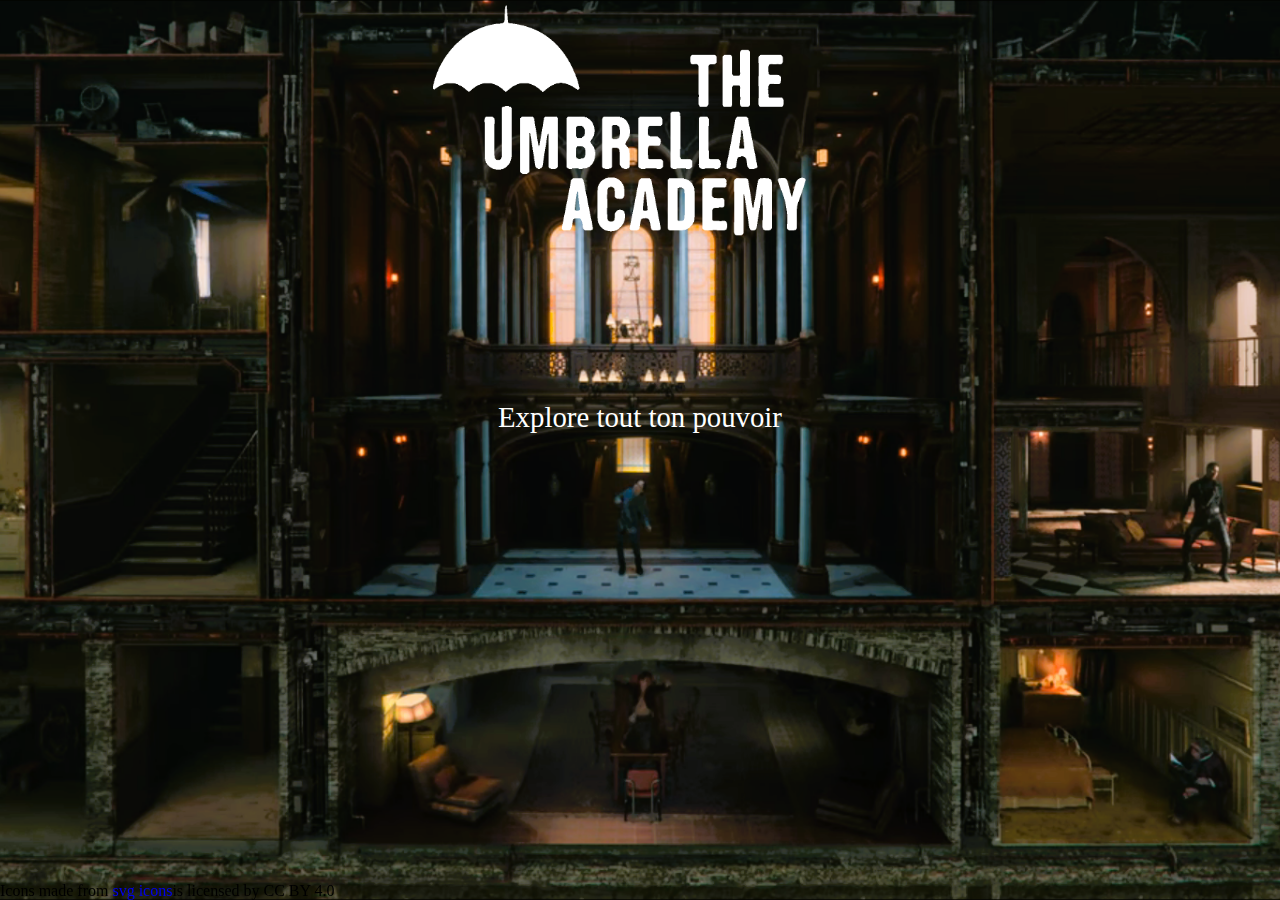
<file: index.html>
<!DOCTYPE html>
<html lang="en">
<head>
    <meta charset="UTF-8">
    <meta name="viewport" content="width=device-width, initial-scale=1.0">
    <title>Document</title>
    <link rel="stylesheet" href="style.css">
    <link href="https://db.onlinewebfonts.com/c/f5a20eaf8836a1454138b7c9b8564e7c?family=NATRON-Medium" rel="stylesheet">
</head>
<body class="index">
    <div><img class="logo_img" src="Ressouces/index_main_icon.png"></div>
    <div class="Acroche">Explore tout ton pouvoir</div>
    <a href="Personnage.html">
        <div class="BOX" id="Personnage_BOX">
            Personnage
        </div>
    </a>
    <a href="Saison.html">
        <div class="BOX" id="Saison_BOX">
            Saison
        </div>
    </a>
    <a href="">
        <div class="BOX" id="Contact_BOX">
            Contact
        </div>
    </a>
    <div class="credit">Icons made from <a href="https://www.onlinewebfonts.com/icon">svg icons</a>is licensed by CC BY 4.0</div>
</body>
</html>
</file>
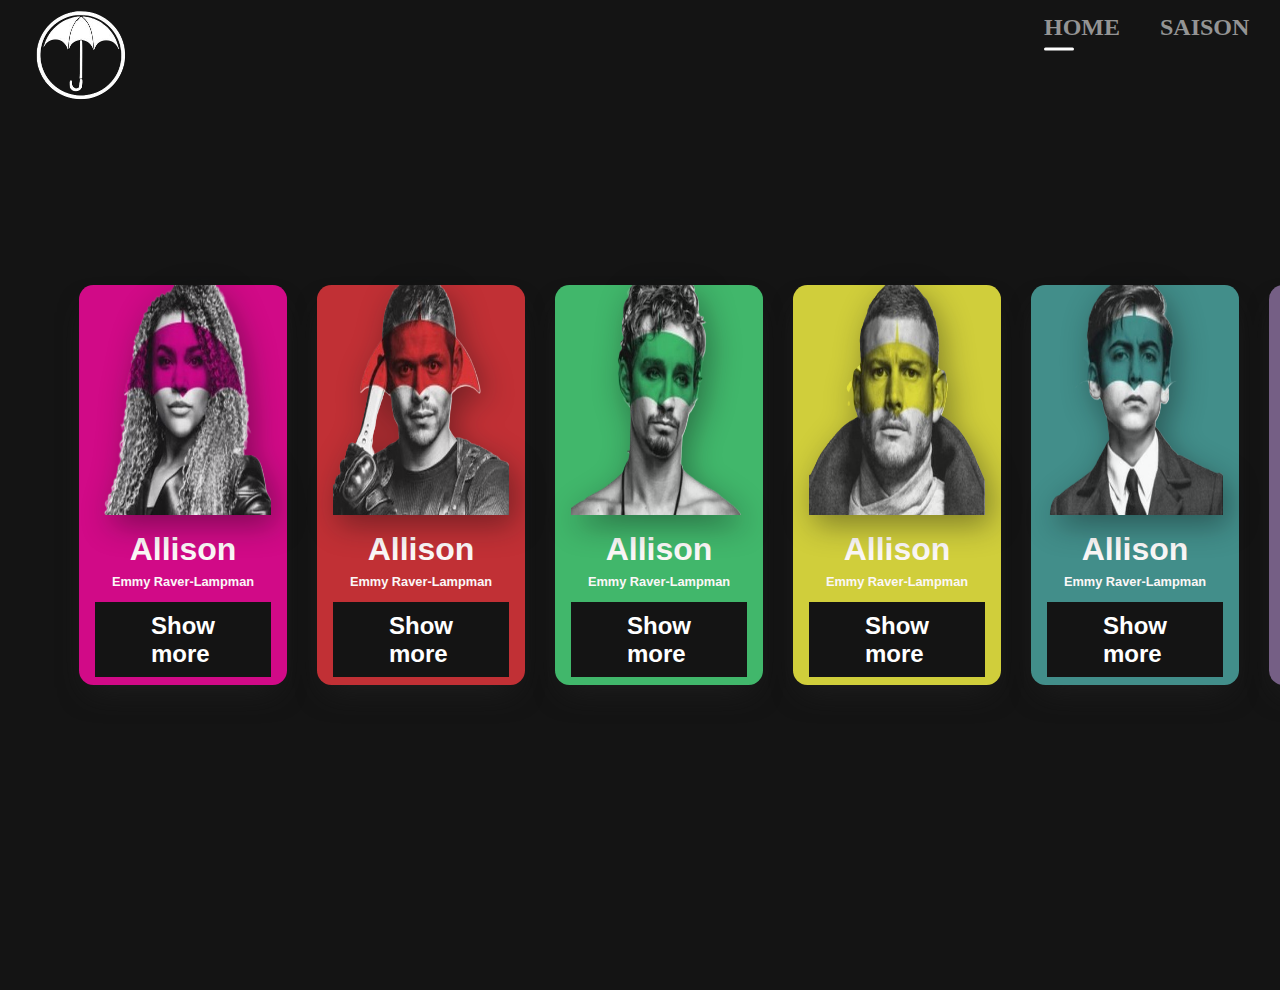
<file: Personnage.html>
<!DOCTYPE html>
<html lang="en">
<head>
    <meta charset="UTF-8">
    <meta name="viewport" content="width=device-width, initial-scale=1.0">
    <title>Document</title>
    <link rel="stylesheet" href="style.css">
    <link href="https://db.onlinewebfonts.com/c/f5a20eaf8836a1454138b7c9b8564e7c?family=NATRON-Medium" rel="stylesheet">
</head>
<body class="Personnage">
  <a  href="index.html"><img class="Logo_nav" src="Ressouces\Logo var.png" alt=""></a>
  <nav>
    <a href="index.html">HOME</a>
    <a href="Saison.html">SAISON</a>
    <a href="#">CONTACT</a>
    <div id="indicator"></div>
  </nav>
  <main class="container_perso">
        <section class="card Allison">
            <div class="product-image">
              <img src="Ressouces\Perso\Allison\Box.png" alt="Allison" draggable="false" />
            </div>
            <div class="product-info">
              <h2>Allison</h2>
              <p>Emmy Raver-Lampman</p>

            </div>
            <div class="btn">
              <a href="https://fr.wikipedia.org/wiki/Emmy_Raver-Lampman" target="_blank" rel="noopener noreferrer" class="buy-btn">Show more</a>
            </div>
          </section>
          
        <section class="card Diego">
          <div class="product-image">
            <img src="Ressouces\Perso\Diego\Box.png" alt="OFF-white Red Edition" draggable="false" />
          </div>
        <div class="product-info">
          <h2>Allison</h2>
          <p>Emmy Raver-Lampman</p>

        </div>
        <div class="btn">
          <a href="https://fr.wikipedia.org/wiki/Emmy_Raver-Lampman" target="_blank" rel="noopener noreferrer" class="buy-btn">Show more</a>
        </div>
        </section>

        <section class="card Klaus">
            <div class="product-image">
              <img src="Ressouces\Perso\Klaus\Box.png" alt="OFF-white Red Edition" draggable="false" />
            </div>
            <div class="product-info">
              <h2>Allison</h2>
              <p>Emmy Raver-Lampman</p>
    
            </div>
            <div class="btn">
              <a href="https://fr.wikipedia.org/wiki/Emmy_Raver-Lampman" target="_blank" rel="noopener noreferrer" class="buy-btn">Show more</a>
            </div>
          </section>

          <section class="card Luther">
            <div class="product-image">
              <img src="Ressouces\Perso\Luther\Box.png" alt="OFF-white Red Edition" draggable="false" />
            </div>
            <div class="product-info">
              <h2>Allison</h2>
              <p>Emmy Raver-Lampman</p>
    
            </div>
            <div class="btn">
              <a href="https://fr.wikipedia.org/wiki/Emmy_Raver-Lampman" target="_blank" rel="noopener noreferrer" class="buy-btn">Show more</a>
            </div>
          </section>

          <section class="card Sept">
            <div class="product-image">
              <img src="Ressouces\Perso\Sept\Box.png" alt="OFF-white Red Edition" draggable="false" />
            </div>
            <div class="product-info">
              <h2>Allison</h2>
              <p>Emmy Raver-Lampman</p>
    
            </div>
            <div class="btn">
              <a href="https://fr.wikipedia.org/wiki/Emmy_Raver-Lampman" target="_blank" rel="noopener noreferrer" class="buy-btn">Show more</a>
            </div>
          </section>

          <section class="card Vanya">
            <div class="product-image">
              <img src="Ressouces\Perso\Vanya\Box.png" alt="OFF-white Red Edition" draggable="false" />
            </div>
            <div class="product-info">
              <h2>Allison</h2>
              <p>Emmy Raver-Lampman</p>
    
            </div>
            <div class="btn">
              <a href="https://fr.wikipedia.org/wiki/Emmy_Raver-Lampman" target="_blank" rel="noopener noreferrer" class="buy-btn">Show more</a>
            </div>
          </section>
      </main>
</body>
</html>
</file>
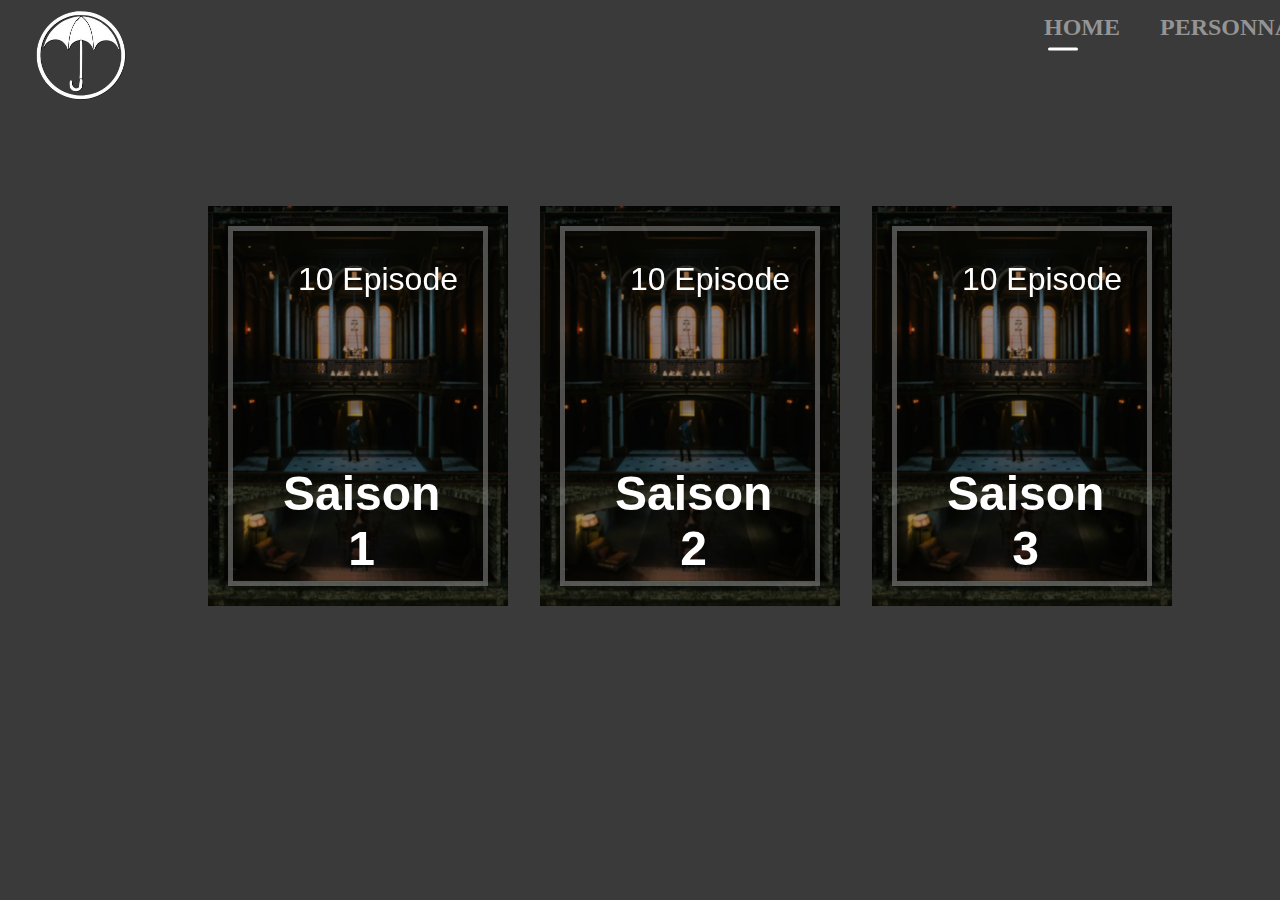
<file: Saison.html>
<!DOCTYPE html>
<html lang="en">
<head>
    <meta charset="UTF-8">
    <meta name="viewport" content="width=device-width, initial-scale=1.0">
    <title>Document</title>
    <link rel="stylesheet" href="style.css">
    
</head>

<body class="saison">
    <a  href="index.html"><img class="Logo_nav" src="Ressouces\Logo var.png" alt=""></a>
    <nav>
      <a href="index.html">HOME</a>
      <a href="Personnage.html">PERSONNAGE</a>
      <a href="#">CONTACT</a>
      <div id="indicator"></div>
    </nav>
    <div class="saison_flex">
                <div class="saison_card">
                    <div class="cover item-a">
                        <h1>Saison<br>1</h1>
                        <span class="price">10 Episode</span>
                        <div class="card-back">
                            <a href="Saison\1.html">Show episode</a>
                    </div>
                </div>
            </div>
                <div class="saison_card">
                    <div class="cover item-b">
                        <h1>Saison<br>2</h1>
                        <span class="price">10 Episode</span>
                        <div class="card-back">
                            <a href="Saison\2.html">Show episode</a>
                    </div>
                </div>
            </div>
                <div class="saison_card">
                    <div class="cover item-c">
                        <h1>Saison<br>3</h1>
                        <span class="price">10 Episode</span>
                        <div class="card-back">
                            <a href="Saison\3.html">Show episode</a>
                    </div>
                </div>
            </div>
        </div>
</body>
</html>
</file>
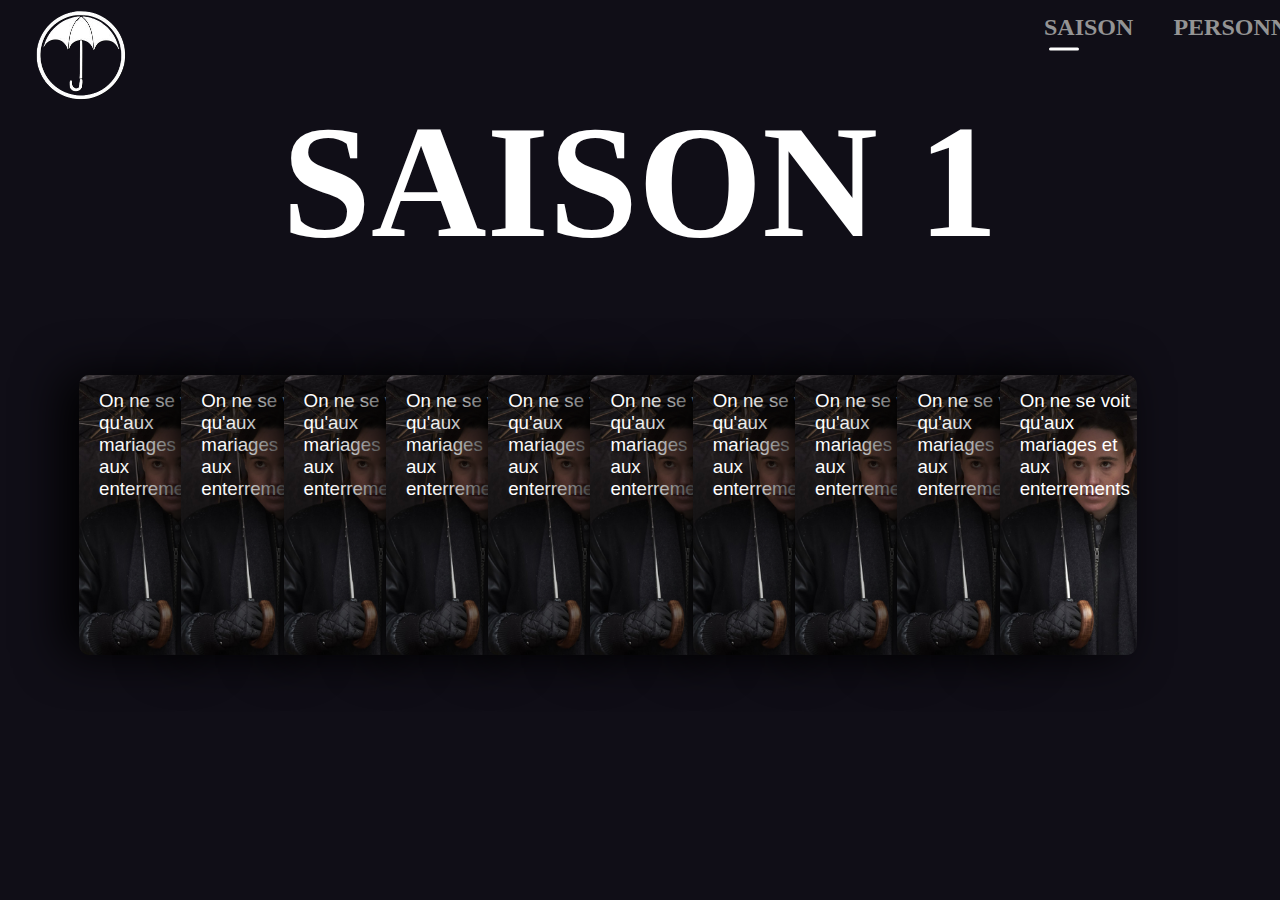
<file: Saison/1.html>
<!DOCTYPE html>
<html lang="en">

<head>
    <meta charset="UTF-8">
    <meta name="viewport" content="width=device-width, initial-scale=1.0">
    <title>Document</title>
    <link rel="stylesheet" href="../style.css">

</head>

<body class="saison_page">
    <a href="../index.html"><img class="Logo_nav" src="../Ressouces\Logo var.png" alt=""></a>
    <nav>
        <a href="../Saison.html">SAISON</a>
        <a href="../Personnage.html">PERSONNAGE</a>
        <a href="#">CONTACT</a>
        <div id="indicator"></div>
    </nav>
    <h1 class="saison_page_title">SAISON 1</h1>
    <div class="container">

        <div class="card" style="background-image: url(../Ressouces/saison1/episode1/background.jpg);">
            <h3 class="title">On ne se voit qu'aux mariages et aux enterrements</h3>
            <div class="bar">
                <div class="emptybar"></div>
                <div class="filledbar"></div>
            </div>
            <div class="circle">
                À la mort de leur père, des frères et sœurs aux pouvoirs extraordinaires découvrent des secrets de
                famille traumatisants et une menace terrible qui plane sur l'humanité.
            </div>
        </div>


        <div class="card" style="background-image: url(../Ressouces/saison1/episode2/background.jpg);">
            <h3 class="title">On ne se voit qu'aux mariages et aux enterrements</h3>
            <div class="bar">
                <div class="emptybar"></div>
                <div class="filledbar"></div>
            </div>
            <div class="circle">
                À la mort de leur père, des frères et sœurs aux pouvoirs extraordinaires découvrent des secrets de
                famille traumatisants et une menace terrible qui plane sur l'humanité.
            </div>
        </div>

        <div class="card" style="background-image: url(../Ressouces/saison1/episode3/background.jpg);">
            <h3 class="title">On ne se voit qu'aux mariages et aux enterrements</h3>
            <div class="bar">
                <div class="emptybar"></div>
                <div class="filledbar"></div>
            </div>
            <div class="circle">
                À la mort de leur père, des frères et sœurs aux pouvoirs extraordinaires découvrent des secrets de
                famille traumatisants et une menace terrible qui plane sur l'humanité.
            </div>
        </div>

        <div class="card" style="background-image: url(../Ressouces/saison1/episode4/background.jpg);">
            <h3 class="title">On ne se voit qu'aux mariages et aux enterrements</h3>
            <div class="bar">
                <div class="emptybar"></div>
                <div class="filledbar"></div>
            </div>
            <div class="circle">
                À la mort de leur père, des frères et sœurs aux pouvoirs extraordinaires découvrent des secrets de
                famille traumatisants et une menace terrible qui plane sur l'humanité.
            </div>
        </div>

        <div class="card" style="background-image: url(../Ressouces/saison1/episode5/background.jpg);">
            <h3 class="title">On ne se voit qu'aux mariages et aux enterrements</h3>
            <div class="bar">
                <div class="emptybar"></div>
                <div class="filledbar"></div>
            </div>
            <div class="circle">
                À la mort de leur père, des frères et sœurs aux pouvoirs extraordinaires découvrent des secrets de
                famille traumatisants et une menace terrible qui plane sur l'humanité.
            </div>
        </div>

        <div class="card" style="background-image: url(../Ressouces/saison1/episode6/background.jpg);">
            <h3 class="title">On ne se voit qu'aux mariages et aux enterrements</h3>
            <div class="bar">
                <div class="emptybar"></div>
                <div class="filledbar"></div>
            </div>
            <div class="circle">
                À la mort de leur père, des frères et sœurs aux pouvoirs extraordinaires découvrent des secrets de
                famille traumatisants et une menace terrible qui plane sur l'humanité.
            </div>
        </div>

        <div class="card" style="background-image: url(../Ressouces/saison1/episode7/background.jpg);">
            <h3 class="title">On ne se voit qu'aux mariages et aux enterrements</h3>
            <div class="bar">
                <div class="emptybar"></div>
                <div class="filledbar"></div>
            </div>
            <div class="circle">
                À la mort de leur père, des frères et sœurs aux pouvoirs extraordinaires découvrent des secrets de
                famille traumatisants et une menace terrible qui plane sur l'humanité.
            </div>
        </div>

        <div class="card" style="background-image: url(../Ressouces/saison1/episode8/background.jpg);">
            <h3 class="title">On ne se voit qu'aux mariages et aux enterrements</h3>
            <div class="bar">
                <div class="emptybar"></div>
                <div class="filledbar"></div>
            </div>
            <div class="circle">
                À la mort de leur père, des frères et sœurs aux pouvoirs extraordinaires découvrent des secrets de
                famille traumatisants et une menace terrible qui plane sur l'humanité.
            </div>
        </div>

        <div class="card" style="background-image: url(../Ressouces/saison1/episode9/background.jpg);">
            <h3 class="title">On ne se voit qu'aux mariages et aux enterrements</h3>
            <div class="bar">
                <div class="emptybar"></div>
                <div class="filledbar"></div>
            </div>
            <div class="circle">
                À la mort de leur père, des frères et sœurs aux pouvoirs extraordinaires découvrent des secrets de
                famille traumatisants et une menace terrible qui plane sur l'humanité.
            </div>
        </div>

        <div class="card" style="background-image: url(../Ressouces/saison1/episode10/background.jpg);">
            <h3 class="title">On ne se voit qu'aux mariages et aux enterrements</h3>
            <div class="bar">
                <div class="emptybar"></div>
                <div class="filledbar"></div>
            </div>
            <div class="circle">
                À la mort de leur père, des frères et sœurs aux pouvoirs extraordinaires découvrent des secrets de
                famille traumatisants et une menace terrible qui plane sur l'humanité.
            </div>
        </div>

    </div>
</body>

</html>
</file>
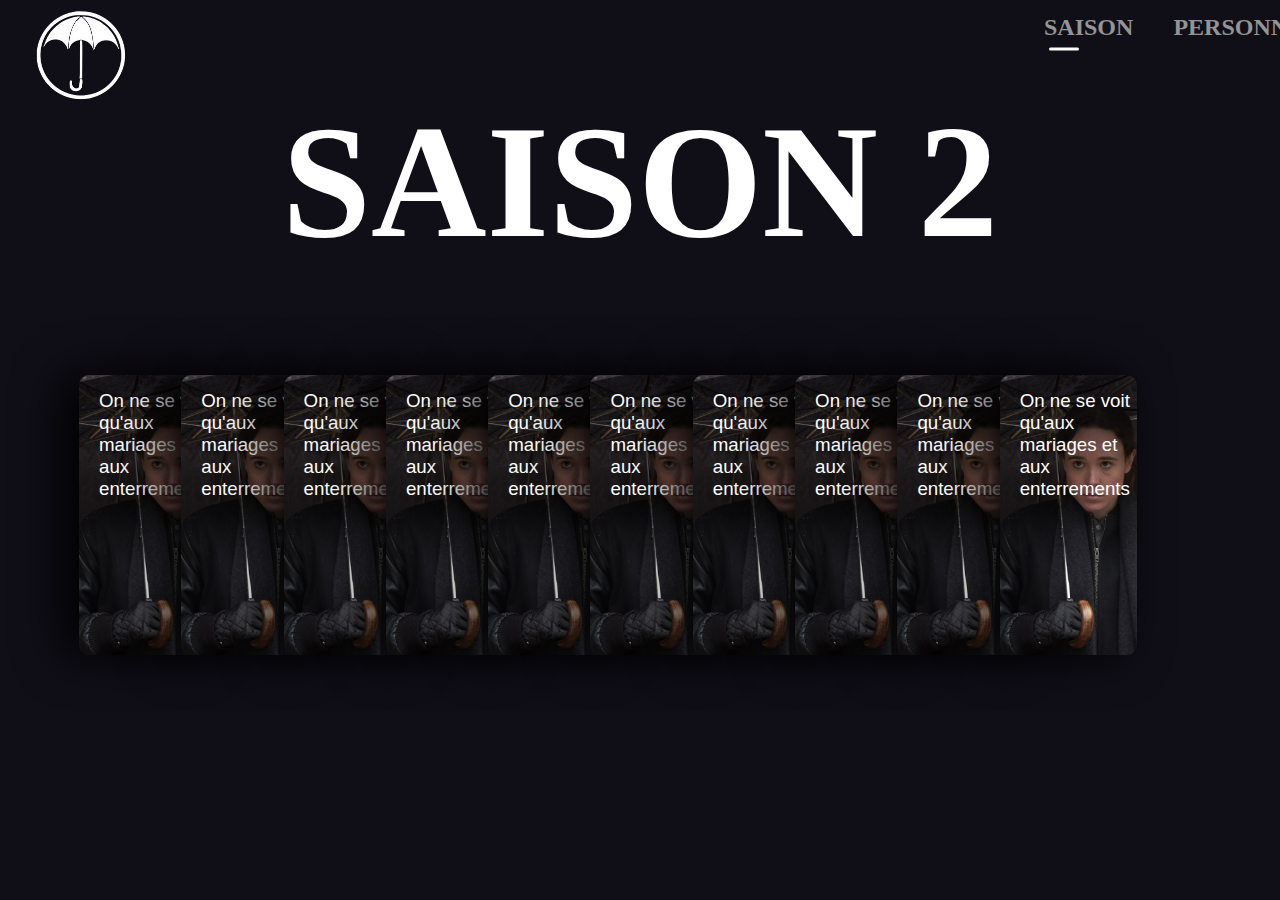
<file: Saison/2.html>
<!DOCTYPE html>
<html lang="en">
<head>
    <meta charset="UTF-8">
    <meta name="viewport" content="width=device-width, initial-scale=1.0">
    <title>Document</title>
    <link rel="stylesheet" href="../style.css">
    
</head>

<body class="saison_page">
    <a  href="../index.html"><img class="Logo_nav" src="../Ressouces\Logo var.png" alt=""></a>
    <nav>
      <a href="../Saison.html">SAISON</a>
      <a href="../Personnage.html">PERSONNAGE</a>
      <a href="#">CONTACT</a>
      <div id="indicator"></div>
    </nav>
    <h1 class="saison_page_title">SAISON 2</h1>
    <div class="container">

        <div class="card" style="background-image: url(../Ressouces/saison2/episode1/background.jpg);">
            <h3 class="title">On ne se voit qu'aux mariages et aux enterrements</h3>
            <div class="bar">
                <div class="emptybar"></div>
                <div class="filledbar"></div>
            </div>
            <div class="circle">
                À la mort de leur père, des frères et sœurs aux pouvoirs extraordinaires découvrent des secrets de famille traumatisants et une menace terrible qui plane sur l'humanité.
            </div>
        </div>


        <div class="card" style="background-image: url(../Ressouces/saison2/episode2/background.jpg);">
            <h3 class="title">On ne se voit qu'aux mariages et aux enterrements</h3>
            <div class="bar">
                <div class="emptybar"></div>
                <div class="filledbar"></div>
            </div>
            <div class="circle">
                À la mort de leur père, des frères et sœurs aux pouvoirs extraordinaires découvrent des secrets de famille traumatisants et une menace terrible qui plane sur l'humanité.
            </div>
        </div>

        <div class="card" style="background-image: url(../Ressouces/saison2/episode3/background.jpg);">
            <h3 class="title">On ne se voit qu'aux mariages et aux enterrements</h3>
            <div class="bar">
                <div class="emptybar"></div>
                <div class="filledbar"></div>
            </div>
            <div class="circle">
                À la mort de leur père, des frères et sœurs aux pouvoirs extraordinaires découvrent des secrets de famille traumatisants et une menace terrible qui plane sur l'humanité.
            </div>
        </div>

        <div class="card" style="background-image: url(../Ressouces/saison2/episode4/background.jpg);">
            <h3 class="title">On ne se voit qu'aux mariages et aux enterrements</h3>
            <div class="bar">
                <div class="emptybar"></div>
                <div class="filledbar"></div>
            </div>
            <div class="circle">
                À la mort de leur père, des frères et sœurs aux pouvoirs extraordinaires découvrent des secrets de famille traumatisants et une menace terrible qui plane sur l'humanité.
            </div>
        </div>

        <div class="card" style="background-image: url(../Ressouces/saison2/episode5/background.jpg);">
            <h3 class="title">On ne se voit qu'aux mariages et aux enterrements</h3>
            <div class="bar">
                <div class="emptybar"></div>
                <div class="filledbar"></div>
            </div>
            <div class="circle">
                À la mort de leur père, des frères et sœurs aux pouvoirs extraordinaires découvrent des secrets de famille traumatisants et une menace terrible qui plane sur l'humanité.
            </div>
        </div>

        <div class="card" style="background-image: url(../Ressouces/saison2/episode6/background.jpg);">
            <h3 class="title">On ne se voit qu'aux mariages et aux enterrements</h3>
            <div class="bar">
                <div class="emptybar"></div>
                <div class="filledbar"></div>
            </div>
            <div class="circle">
                À la mort de leur père, des frères et sœurs aux pouvoirs extraordinaires découvrent des secrets de famille traumatisants et une menace terrible qui plane sur l'humanité.
            </div>
        </div>

        <div class="card" style="background-image: url(../Ressouces/saison2/episode7/background.jpg);">
            <h3 class="title">On ne se voit qu'aux mariages et aux enterrements</h3>
            <div class="bar">
                <div class="emptybar"></div>
                <div class="filledbar"></div>
            </div>
            <div class="circle">
                À la mort de leur père, des frères et sœurs aux pouvoirs extraordinaires découvrent des secrets de famille traumatisants et une menace terrible qui plane sur l'humanité.
            </div>
        </div>

        <div class="card" style="background-image: url(../Ressouces/saison2/episode8/background.jpg);">
            <h3 class="title">On ne se voit qu'aux mariages et aux enterrements</h3>
            <div class="bar">
                <div class="emptybar"></div>
                <div class="filledbar"></div>
            </div>
            <div class="circle">
                À la mort de leur père, des frères et sœurs aux pouvoirs extraordinaires découvrent des secrets de famille traumatisants et une menace terrible qui plane sur l'humanité.
            </div>
        </div>

        <div class="card" style="background-image: url(../Ressouces/saison2/episode9/background.jpg);">
            <h3 class="title">On ne se voit qu'aux mariages et aux enterrements</h3>
            <div class="bar">
                <div class="emptybar"></div>
                <div class="filledbar"></div>
            </div>
            <div class="circle">
                À la mort de leur père, des frères et sœurs aux pouvoirs extraordinaires découvrent des secrets de famille traumatisants et une menace terrible qui plane sur l'humanité.
            </div>
        </div>

        <div class="card" style="background-image: url(../Ressouces/saison2/episode10/background.jpg);">
            <h3 class="title">On ne se voit qu'aux mariages et aux enterrements</h3>
            <div class="bar">
                <div class="emptybar"></div>
                <div class="filledbar"></div>
            </div>
            <div class="circle">
                À la mort de leur père, des frères et sœurs aux pouvoirs extraordinaires découvrent des secrets de famille traumatisants et une menace terrible qui plane sur l'humanité.
            </div>
        </div>
        
    </div>
</body>
</html>
</file>
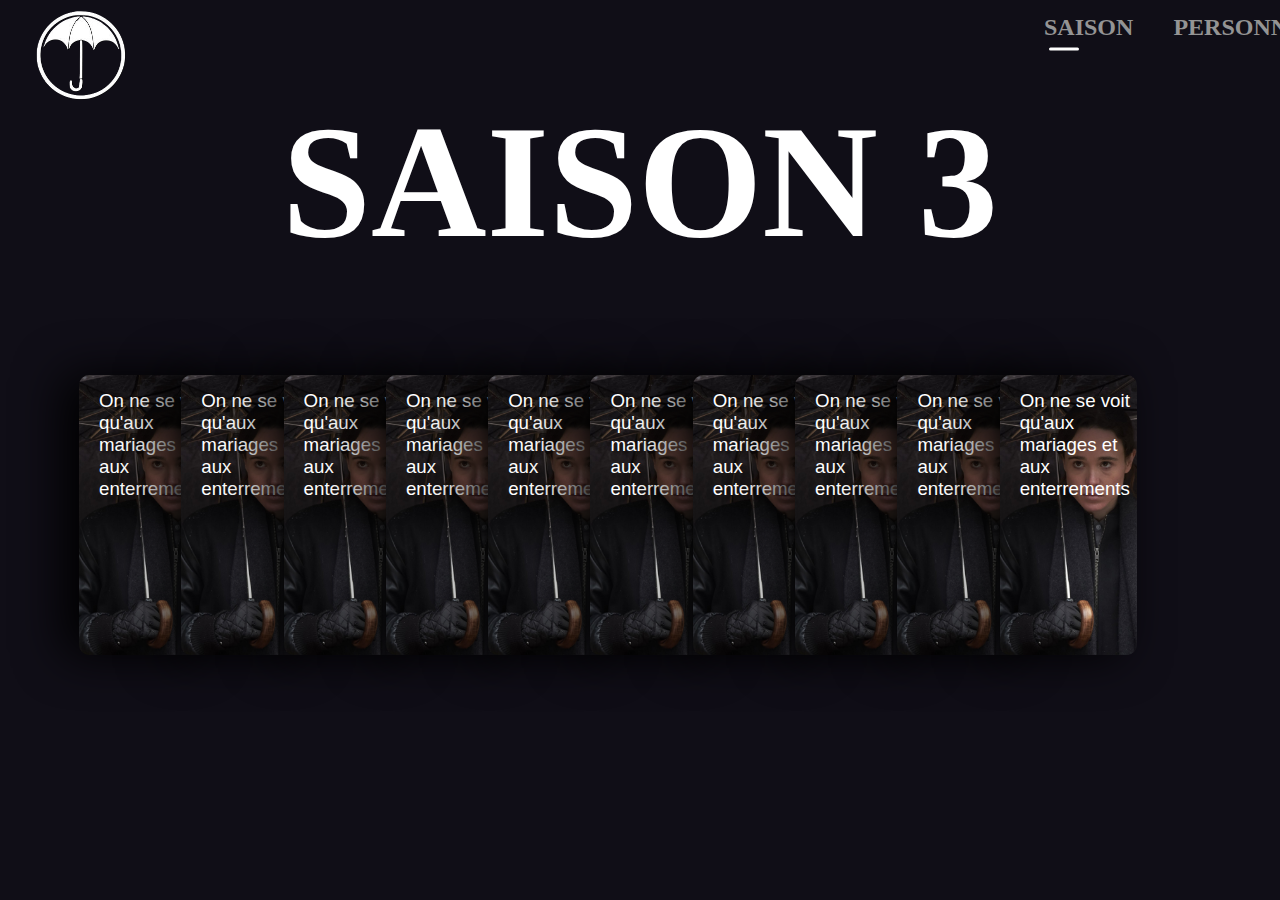
<file: Saison/3.html>
<!DOCTYPE html>
<html lang="en">
<head>
    <meta charset="UTF-8">
    <meta name="viewport" content="width=device-width, initial-scale=1.0">
    <title>Document</title>
    <link rel="stylesheet" href="../style.css">
    
</head>

<body class="saison_page">
    <a  href="../index.html"><img class="Logo_nav" src="../Ressouces\Logo var.png" alt=""></a>
    <nav>
      <a href="../Saison.html">SAISON</a>
      <a href="../Personnage.html">PERSONNAGE</a>
      <a href="#">CONTACT</a>
      <div id="indicator"></div>
    </nav>
    <h1 class="saison_page_title">SAISON 3</h1>
    <div class="container">

        <div class="card" style="background-image: url(../Ressouces/saison3/episode1/background.jpg);">
            <h3 class="title">On ne se voit qu'aux mariages et aux enterrements</h3>
            <div class="bar">
                <div class="emptybar"></div>
                <div class="filledbar"></div>
            </div>
            <div class="circle">
                À la mort de leur père, des frères et sœurs aux pouvoirs extraordinaires découvrent des secrets de famille traumatisants et une menace terrible qui plane sur l'humanité.
            </div>
        </div>


        <div class="card" style="background-image: url(../Ressouces/saison3/episode2/background.jpg);">
            <h3 class="title">On ne se voit qu'aux mariages et aux enterrements</h3>
            <div class="bar">
                <div class="emptybar"></div>
                <div class="filledbar"></div>
            </div>
            <div class="circle">
                À la mort de leur père, des frères et sœurs aux pouvoirs extraordinaires découvrent des secrets de famille traumatisants et une menace terrible qui plane sur l'humanité.
            </div>
        </div>

        <div class="card" style="background-image: url(../Ressouces/saison3/episode3/background.jpg);">
            <h3 class="title">On ne se voit qu'aux mariages et aux enterrements</h3>
            <div class="bar">
                <div class="emptybar"></div>
                <div class="filledbar"></div>
            </div>
            <div class="circle">
                À la mort de leur père, des frères et sœurs aux pouvoirs extraordinaires découvrent des secrets de famille traumatisants et une menace terrible qui plane sur l'humanité.
            </div>
        </div>

        <div class="card" style="background-image: url(../Ressouces/saison3/episode4/background.jpg);">
            <h3 class="title">On ne se voit qu'aux mariages et aux enterrements</h3>
            <div class="bar">
                <div class="emptybar"></div>
                <div class="filledbar"></div>
            </div>
            <div class="circle">
                À la mort de leur père, des frères et sœurs aux pouvoirs extraordinaires découvrent des secrets de famille traumatisants et une menace terrible qui plane sur l'humanité.
            </div>
        </div>

        <div class="card" style="background-image: url(../Ressouces/saison3/episode5/background.jpg);">
            <h3 class="title">On ne se voit qu'aux mariages et aux enterrements</h3>
            <div class="bar">
                <div class="emptybar"></div>
                <div class="filledbar"></div>
            </div>
            <div class="circle">
                À la mort de leur père, des frères et sœurs aux pouvoirs extraordinaires découvrent des secrets de famille traumatisants et une menace terrible qui plane sur l'humanité.
            </div>
        </div>

        <div class="card" style="background-image: url(../Ressouces/saison3/episode6/background.jpg);">
            <h3 class="title">On ne se voit qu'aux mariages et aux enterrements</h3>
            <div class="bar">
                <div class="emptybar"></div>
                <div class="filledbar"></div>
            </div>
            <div class="circle">
                À la mort de leur père, des frères et sœurs aux pouvoirs extraordinaires découvrent des secrets de famille traumatisants et une menace terrible qui plane sur l'humanité.
            </div>
        </div>

        <div class="card" style="background-image: url(../Ressouces/saison3/episode7/background.jpg);">
            <h3 class="title">On ne se voit qu'aux mariages et aux enterrements</h3>
            <div class="bar">
                <div class="emptybar"></div>
                <div class="filledbar"></div>
            </div>
            <div class="circle">
                À la mort de leur père, des frères et sœurs aux pouvoirs extraordinaires découvrent des secrets de famille traumatisants et une menace terrible qui plane sur l'humanité.
            </div>
        </div>

        <div class="card" style="background-image: url(../Ressouces/saison3/episode8/background.jpg);">
            <h3 class="title">On ne se voit qu'aux mariages et aux enterrements</h3>
            <div class="bar">
                <div class="emptybar"></div>
                <div class="filledbar"></div>
            </div>
            <div class="circle">
                À la mort de leur père, des frères et sœurs aux pouvoirs extraordinaires découvrent des secrets de famille traumatisants et une menace terrible qui plane sur l'humanité.
            </div>
        </div>

        <div class="card" style="background-image: url(../Ressouces/saison3/episode9/background.jpg);">
            <h3 class="title">On ne se voit qu'aux mariages et aux enterrements</h3>
            <div class="bar">
                <div class="emptybar"></div>
                <div class="filledbar"></div>
            </div>
            <div class="circle">
                À la mort de leur père, des frères et sœurs aux pouvoirs extraordinaires découvrent des secrets de famille traumatisants et une menace terrible qui plane sur l'humanité.
            </div>
        </div>

        <div class="card" style="background-image: url(../Ressouces/saison3/episode10/background.jpg);">
            <h3 class="title">On ne se voit qu'aux mariages et aux enterrements</h3>
            <div class="bar">
                <div class="emptybar"></div>
                <div class="filledbar"></div>
            </div>
            <div class="circle">
                À la mort de leur père, des frères et sœurs aux pouvoirs extraordinaires découvrent des secrets de famille traumatisants et une menace terrible qui plane sur l'humanité.
            </div>
        </div>
        
    </div>
</body>
</html>
</file>
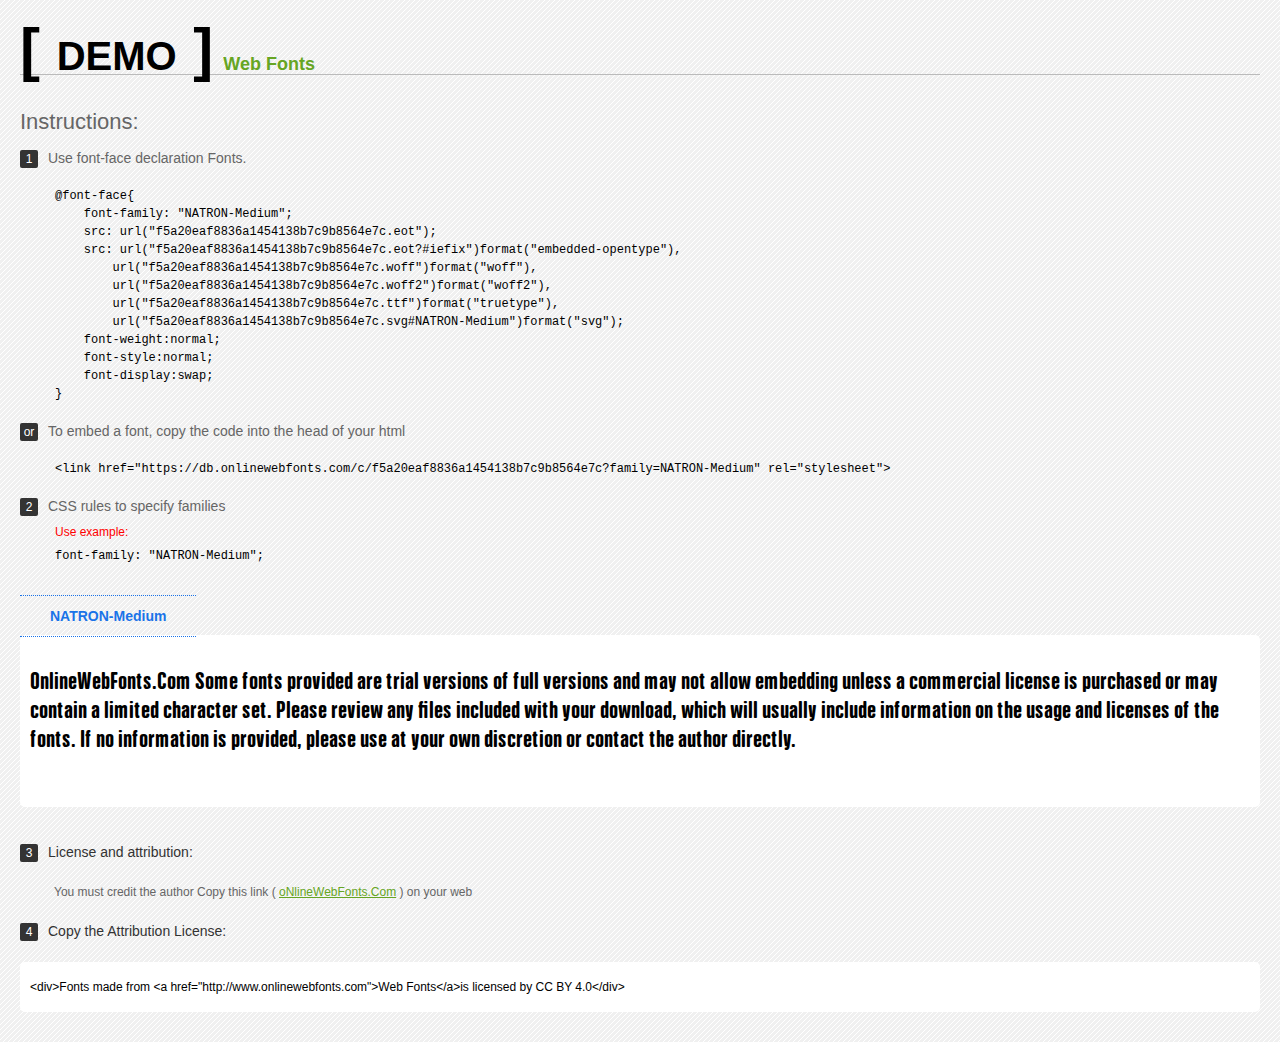
<file: Font/NATRON-Medium/Web Fonts/Web Fonts Demo.html>
<!doctype html>
<html>
<head>
<meta charset="utf-8">
<title>NATRON-Medium Fonts Demo</title>
<style type="text/css">
*{margin:0;padding:0;list-style-type:none;}body{font-family:Arial,Helvetica,sans-serif;line-height:1.5;font-size:16px;padding:20px;color:#333;background-image:url([data-uri]);}a{color:#66A523;}a:hover,.g:hover{opacity:0.7;}h1{font-size:60px;border-bottom:1px solid #bbb;line-height:20px;color:#000;text-transform:uppercase;margin-top:20px;}h1 a{font-size:18px;color:#66A523;text-decoration:none;text-transform:capitalize;margin-left:10px;}h1 font{font-size:40px;}.info{float:left;font-size:14px;margin-top:30px;color:#666;}.info .inst{font-size:22px;margin-bottom:10px;}.info span,.by span{color:#fff;border-radius:2px;display:inline-block;width:18px;height:18px;text-align:center;margin-right:10px;background-color:#333333;font-size:12px;line-height:18px;}.info .exs{font-size:12px;color:#666;margin-left:35px;display:block;}.info .exs font{color:#f00;line-height:30px;}.demo{float:left;width:100%;height:auto;padding-bottom:10px;margin-top:70px;background-color:#FFF;border-radius:5px;}.demo a{color:#1a73e8;float:left;font-weight:bold;font-size:14px;padding-right:30px;padding-left:30px;position:relative;border-top-width:1px;border-top-style:dotted;border-top-color:#1A73E8;text-decoration:none;border-bottom-width:1px;border-bottom-style:dotted;border-bottom-color:#1A73E8;line-height:40px;margin-top:-40px;}.demo .t{font-size:24px;float:left;width:calc(100% - 20px);color:#000;height:120px;margin-top:20px;line-height:1.2em;overflow-x:hidden;padding:10px;}.by{padding-top:15px;float:left;width:100%;margin-top:10px;margin-right:0;margin-bottom:10px;margin-left:0;font-size:14px;color:#666;}.by .b{padding-top:10px;padding-bottom:10px;color:#333;}.by .a{padding-top:10px;padding-bottom:10px;margin-left:34px;font-size:12px;}.te{width:100%;height:auto;border:0px solid #CCC;resize:none;float:left;margin-top:10px;line-height:16px;overflow:hidden;border-radius:5px;color:#000000;background-color:#FFF;font-size:12px;margin-bottom:20px;text-indent:10px;padding-top:17px;padding-bottom:17px;}pre{color:#000;}
</style>
<style type="text/css">

@font-face{
    font-family: "NATRON-Medium";
    src: url("f5a20eaf8836a1454138b7c9b8564e7c.eot");
    src: url("f5a20eaf8836a1454138b7c9b8564e7c.eot?#iefix")format("embedded-opentype"),
        url("f5a20eaf8836a1454138b7c9b8564e7c.woff")format("woff"),
        url("f5a20eaf8836a1454138b7c9b8564e7c.woff2")format("woff2"),
        url("f5a20eaf8836a1454138b7c9b8564e7c.ttf")format("truetype"),
        url("f5a20eaf8836a1454138b7c9b8564e7c.svg#NATRON-Medium")format("svg");
    font-weight:normal;
    font-style:normal;
    font-display:swap;
}

</style>
</head>
<body>
<h1> <span>[ <font>Demo</font> ]</span><a href="http://www.onlinewebfonts.com" target="_blank">Web Fonts</a></h1>
<div class="info">
  <div class="inst">Instructions:</div>
  <span>1</span>Use font-face declaration Fonts.
  <div class="exs">
    <pre>

@font-face{
    font-family: "NATRON-Medium";
    src: url("f5a20eaf8836a1454138b7c9b8564e7c.eot");
    src: url("f5a20eaf8836a1454138b7c9b8564e7c.eot?#iefix")format("embedded-opentype"),
        url("f5a20eaf8836a1454138b7c9b8564e7c.woff")format("woff"),
        url("f5a20eaf8836a1454138b7c9b8564e7c.woff2")format("woff2"),
        url("f5a20eaf8836a1454138b7c9b8564e7c.ttf")format("truetype"),
        url("f5a20eaf8836a1454138b7c9b8564e7c.svg#NATRON-Medium")format("svg");
    font-weight:normal;
    font-style:normal;
    font-display:swap;
}

</pre>
  </div>
  <span>or</span>To embed a font, copy the code into the head of your html
  <div class="exs">
<br/><pre>&lt;link href=&quot;https://db.onlinewebfonts.com/c/f5a20eaf8836a1454138b7c9b8564e7c?family=NATRON-Medium&quot; rel=&quot;stylesheet&quot;&gt;</pre><br/>
  </div>
  <span>2</span>CSS rules to specify families
  <div class="exs"><font>Use example:</font> <br/>
    <pre>
font-family: &quot;NATRON-Medium&quot;;
</pre>
  </div>
</div>
<!--demo-->
<div class="demo"><a href="https://www.onlinewebfonts.com/download/f5a20eaf8836a1454138b7c9b8564e7c" target="_blank">NATRON-Medium</a>
  <div class="t" style='font-family:"NATRON-Medium"'>
  OnlineWebFonts.Com Some fonts provided are trial versions of full versions and may not allow embedding 
unless a commercial license is purchased or may contain a limited character set. 
Please review any files included with your download, 
which will usually include information on the usage and licenses of the fonts. 
If no information is provided, 
please use at your own discretion or contact the author directly.</div>
</div>
<!--demo-->
<div class="by">
  <div class="b"><span>3</span>License and attribution:</div>
  <div class="a">You must credit the author Copy this link ( <a href="http://www.onlinewebfonts.com" target="_blank">oNlineWebFonts.Com</a> ) on your web</div>
  <div class="b"><span>4</span>Copy the Attribution License:</div>
  <div class="te">&lt;div&gt;Fonts made from &lt;a href="http://www.onlinewebfonts.com"&gt;Web Fonts&lt;/a&gt;is licensed by CC BY 4.0&lt;/div&gt;</div>
</div>
</body>
</html>
</file>
<file: style.css>
/* ### PAGE INDEX A PARTIR D'ICI*/

@import url(https://db.onlinewebfonts.com/c/f5a20eaf8836a1454138b7c9b8564e7c?family=NATRON-Medium);

body.index{
    background:url("Ressouces\\index-background.png");
    background-repeat: no-repeat;
    background-size: cover;
    background-position: center;
    background-attachment: fixed;
    background-color: black;
}

@font-face {
    font-family: "NATRON-Medium";
    src: url("https://db.onlinewebfonts.com/t/f5a20eaf8836a1454138b7c9b8564e7c.eot");
    src: url("https://db.onlinewebfonts.com/t/f5a20eaf8836a1454138b7c9b8564e7c.eot?#iefix")format("embedded-opentype"),
    url("https://db.onlinewebfonts.com/t/f5a20eaf8836a1454138b7c9b8564e7c.woff2")format("woff2"),
    url("https://db.onlinewebfonts.com/t/f5a20eaf8836a1454138b7c9b8564e7c.woff")format("woff"),
    url("https://db.onlinewebfonts.com/t/f5a20eaf8836a1454138b7c9b8564e7c.ttf")format("truetype"),
    url("https://db.onlinewebfonts.com/t/f5a20eaf8836a1454138b7c9b8564e7c.svg#NATRON-Medium")format("svg");
}

.logo_index{
    background-repeat: no-repeat;
    pointer-events: None;
}
.logo_img{
    display: block;
    margin-left: 30%;
    margin-right: auto;
    width: 40%;
    pointer-events: None;
}
.Acroche{
    font-family: "NATRON-Medium";
    align-self: center;
    text-align: center;
    margin-top: 12.5%;
    color: white;
    font-size: 1.8rem;
}
.BOX{
    /* Visibility Param*/
    opacity: 0.0;
    background:
    conic-gradient(from -45deg at 50% calc(5*100%/6),#ffffff2c 90deg, #0000002c   0) calc(0*100%/3) var(--_d, 100%),
    conic-gradient(from -45deg at 50% calc(5*100%/6),#0000002c 90deg, #ffffff2c 0) calc(0*100%/3) var(--_d, 100%),
    conic-gradient(from -45deg at 50% calc(4*100%/6),#ffffff2c 90deg, #0000002c  0) calc(1*100%/3) var(--_d, 100%),
    conic-gradient(from -45deg at 50% calc(4*100%/6),#0000002c 90deg, #ffffff2c 0) calc(1*100%/3) var(--_d, 100%),
    conic-gradient(from -45deg at 50% calc(3*100%/6),#ffffff2c 90deg, #0000002c  0) calc(2*100%/3) var(--_d, 100%),
    conic-gradient(from -45deg at 50% calc(3*100%/6),#0000002c 90deg, #ffffff2c 0) calc(2*100%/3) var(--_d, 100%),
    conic-gradient(from -45deg at 50% calc(2*100%/6),#ffffff2c 90deg, #0000002c  0) calc(3*100%/3) var(--_d, 100%),
    conic-gradient(from -45deg at 50% calc(2*100%/6),#0000002c 90deg, #ffffff2c 0) calc(3*100%/3) var(--_d, 100%);
  -webkit-background-clip: text, padding-box;
          background-clip: text, padding-box;
  background-size: calc(100%/4) 600%;
  background-repeat: no-repeat;
  transition: 1s linear;
  
}
.BOX:hover{
    opacity: 1;
    --_d: 0%;
}

#Personnage_BOX{
    /* Text Param*/
    font-family: "NATRON-Medium";
    font-size: 5rem;
    text-align: center;
    color:white;
    /* Position and Size Param*/
    width: 28.5%;
    height: 57.5%;
    position: fixed;
    top: 9%;
    right: 2%;
    /* Border Param*/
    border-color: black;
    border-style: dashed;
    border-width: 0rem;

}

#Saison_BOX{
    /* Text Param*/
    font-family: "NATRON-Medium";
    font-size: 5rem;
    text-align: center;
    color:white;
    /* Position and Size Param*/
    width: 27.5%;
    height: 51%;
    position: fixed;
    top: 16%;
    left: 1.5%;
    /* Border Param*/
    border-color: black;
    border-style: dashed;
    border-width: 0rem;

}

#Contact_BOX{
    /* Text Param*/
    font-family: "NATRON-Medium";
    font-size: 5rem;
    text-align: center;
    color:white;
    /* Position and Size Param*/
    width: 35%;
    height: 25%;
    position: fixed;
    bottom: 5%;
    left: 32.5%;
    /* Border Param*/
    border-color: black;
    border-style: dashed;
    border-width: 0rem;

}
.credit{
    position: fixed;
    bottom: 0px;
    left: 0px;
}

/* ### PAGE PERSONNAGE A PARTIR D'ICI*/
.Logo_nav{
    left: 5px;
    top: 10px;
    height: 10%;
}
  
  nav {
    position: absolute;
    top: 3%;
    right: 0;
    left: 80%;
    width: 319px;
    display: table;
    margin: 0 auto;
    transform: translateY(-50%);
  }
  
  nav a {
    position: relative;
    width: 33.333%;
    display: table-cell;
    text-align: center;
    color: #949494;
    text-decoration: none;
    font-family: "NATRON-Medium";
    font-size: 1.5rem;
    font-weight: bold;
    padding: 10px 20px;
    transition: 0.2s ease color;
  }
  
  nav a:before,
  nav a:after {
    content: "";
    position: absolute;
    border-radius: 50%;
    transform: scale(0);
    transition: 0.2s ease transform;
  }
  
  nav a:before {
    top: 0;
    left: 10px;
    width: 6px;
    height: 6px;
  }
  
  nav a:after {
    top: 5px;
    left: 18px;
    width: 4px;
    height: 4px;
  }
  
  nav a:nth-child(1):before {
    background-color: yellow;
  }
  
  nav a:nth-child(1):after {
    background-color: red;
  }
  
  nav a:nth-child(2):before {
    background-color: #00e2ff;
  }
  
  nav a:nth-child(2):after {
    background-color: #89ff00;
  }
  
  nav a:nth-child(3):before {
    background-color: purple;
  }
  
  nav a:nth-child(3):after {
    background-color: palevioletred;
  }
  
  #indicator {
    position: absolute;
    left: 5%;
    bottom: 0;
    width: 30px;
    height: 3px;
    background-color: #fff;
    border-radius: 5px;
    transition: 0.2s ease left;
  }
  
  nav a:hover {
    color: #fff;
  }
  
  nav a:hover:before,
  nav a:hover:after {
    transform: scale(1);
  }
  
  nav a:nth-child(1):hover ~ #indicator {
    background: linear-gradient(130deg, yellow, red);
  }
  
  nav a:nth-child(2):hover ~ #indicator {
    left: 34%;
    background: linear-gradient(130deg, #00e2ff, #89ff00);
  }
  
  nav a:nth-child(3):hover ~ #indicator {
    left: 70%;
    background: linear-gradient(130deg, purple, palevioletred);
  }
  /*===== GOOGLE FONTS =====*/
  @import url(https://db.onlinewebfonts.com/c/f5a20eaf8836a1454138b7c9b8564e7c?family=NATRON-Medium);
  
  
  /*===== VARIABLES CSS =====*/
  :root {
    --dark-color-lighten: #f2f5ff;
    --red-card: #a62121;
    --blue-card: #4bb7e6;
    --btn: #141414;
    --btn-hover: #3a3a3a;
    --text: #fbf7f7;
    --Allison:#d10a87;
    --Diego: #c13035;
    --Klaus:#41b76b;
    --Luther:#d0ce3b;
    --Sept:#428e8a;
    --Vanya:#755f85;
    --transition-time: 2.3s;
  }
  
  /*===== RESET =====*/
  *,
  ::before,
  ::after {
    margin: 0;
    padding: 0;
    box-sizing: border-box;
  }
  
  body.Personnage {
    margin: 0;
    padding: 0;
    box-sizing: border-box;
    height: 100vh;
    width: 100vw;
    background-color: var(--btn);
    font-family: "NATRON-Medium", sans-serif;
  }
  button {
    font-family: "NATRON-Medium", sans-serif;
    display: inline-block;
    border: none;
    outline: none;
    border-radius: 0.2rem;
    color: var(--text);
    cursor: pointer;
  }
  
  a {
    text-decoration: none;
  }
  
  img {
    max-width: 100%;
    height: 100%;
    user-select: none;
  }
  
  /*===== CARD =====*/
  .container_perso {
    position: relative;
    height: 80%;
    width: 90%;
    margin: auto;
    display: flex;
    justify-content: space-evenly;
    top: 30vh;
  }
  .card {
    position: relative;
    padding: 1rem;
    width: 300px;
    height: 400px;
    flex: 1 1 30%;
    box-shadow: -1px 15px 30px -12px rgb(32, 32, 32);
    border-radius: 0.9rem;
    border-color: var(--text);
    background-color: var(--red-card);
    color: var(--text);
    cursor: pointer;
    margin: 15px;
  }
  
  .Allison {
      background: var(--Allison);
  }
  .Diego {
      background: var(--Diego);
  }
  .Klaus {
      background: var(--Klaus);
  }
  .Luther {
      background: var(--Luther);
  }
  .Sept {
      background: var(--Sept);
  }
  .Vanya {
      background: var(--Vanya);
  }
  
  .product-image {
    height: 230px;
    width: 100%;
    transform: translate(0, -1rem);
    transition: transform 500ms ease-in-out;
    filter: drop-shadow(5px 10px 15px rgba(8, 9, 13, 0.4));
  }
  .product-info {
    text-align: center;
  }
  
  .card:hover .product-image {
    transform: translate(-1rem, -7rem);
  }
  
  .product-info h2 {
    font-size: 2rem;
    font-weight: 600;
  }
  .product-info p {
    font-family: Arial;
    margin: 0.4rem;
    font-size: 0.8rem;
    font-weight: 600;
  }
  .btn {
    display: flex;
    justify-content: space-evenly;
    align-items: center;
    margin-top: 0.8rem;
  }
  .buy-btn {
    background-color: var(--btn);
    padding: 0.6rem 3.5rem;
    font-weight: 600;
    font-size: 1.5rem;
    transition: 300ms ease;
  }
  .buy-btn:link{
      color: white;
  }
  .buy-btn:visited {
      color: white;
    }
  .buy-btn:hover {
    background-color: var(--btn-hover);
  }
  .fav {
    box-sizing: border-box;
    background: #fff;
    padding: 0.5rem 0.5rem;
    border: 1px solid#000;
    display: grid;
    place-items: center;
  }
  
  .svg {
    height: 25px;
    width: 25px;
    fill: #fff;
    transition: all 500ms ease;
  }
  
  .fav:hover .svg {
    fill: #000;
  }
  
  @media screen and (max-width: 800px) {
    body {
      height: auto;
    }
    .container {
      padding: 2rem 0;
      width: 100%;
      flex-direction: column;
      gap: 3rem;
    }
  }

/* ### PAGE Saison A PARTIR D'ICI*/
.Logo_nav{
  position: absolute;
  left: 5px;
  top: 10px;
  height: 10%;
}
body.saison {

  background-color:var(--btn-hover);
  font-family: 'Oswald', sans-serif;
}
.saison_flex{
    display: flex;
    flex-direction: row;
    position: fixed;
    top: 20%;
    left: 15%;
    justify-content: space-around;
    margin: auto;
    height: auto;
    width: 70%;
    }
    
  @import url('https://fonts.googleapis.com/css2?family=Oswald:wght@200;600&display=swap');
.saison_card{
    padding: 1rem;
    height: 400px;
    width: auto;
    margin: 10px 0;
    transition: ease all var(--transition-time);
    perspective: 1200px;
  }
.saison_card:hover .cover{
  transform: rotateX(0deg) rotateY(-180deg);}
.saison_card:hover .cover::before{
  transform: translateZ(30px);}
.saison_card:hover .cover::after{
  background-color: var(--Klaus);}
.saison_card:hover h1{
  transform: translateZ(100px);}
.saison_card:hover .price{
  transform: translateZ(60px);}
.saison_card:hover a{
  transform: translateZ(-60px) rotatey(-180deg);}
.cover{
      position: relative;      
      height: 400px;
      width: 300px;
      transform-style: preserve-3d;
      transition: ease all var(--transition-time);
      background-size: cover;
      background-position: center;
      background-repeat: no-repeat;
      color: white;}

.cover.item-a{
        background-image: url("Ressouces/index-background.png");
      }
.cover.item-b{
        background-image: url('Ressouces/index-background.png');
      }
.cover.item-c{
        background-image: url('Ressouces/index-background.png');
      }
   
.cover:before{
        content: '';
        position: absolute;
        border: 5px solid rgba(255,255,255,.5);
        box-shadow: 0 0 12px rgba(0,0,0,.3);
        top:20px;
        left:20px;
        right:20px;
        bottom:20px;
        z-index: 2;
        transition: ease all var(--transition-time);
        transform-style: preserve-3d;
        transform: translateZ(0px);
      }
.cover:after{
        content: '';
        position: absolute;
        top:0px;
        left:0px;
        right:0px;
        bottom:0px;
        z-index: 2;
        transition: ease all 1.3s;
        background: rgba(0,0,0,.4);
      }
      .cover h1{
        font-weight: 600;
        position: absolute;
        text-align: center;
        bottom: 30px;
        left: 75px;
        color: white;
        transform-style: preserve-3d;
        transition: ease all var(--transition-time);
        z-index:3;
        font-size: 3em;
        transform: translateZ(0px);
      }
      .cover .price{
        font-weight: 200;
        position: absolute;
        top: 55px;
        right: 50px;
        color: white;
        transform-style: preserve-3d;
        transition: ease all var(--transition-time);
        z-index:4;
        font-size: 2em;
        transform: translateZ(0px);
      }

.card-back{
      position: absolute;
      height: 100%;
      width: 100%;
      background: #0b0f08;
      transform-style: preserve-3d;
      transition: ease all var(--transition-time);
      transform: translateZ(-1px);
      display: flex;
      align-items: center;
      justify-content: center;}
.card-back a{
        transform-style: preserve-3d;
        transition: ease transform var(--transition-time), ease-in-out .5s;
        transform: translateZ(-1px) rotatey(-180deg);
        background: transparent;
        border: 1px solid white;
        font-weight: 200;
        font-size: 1.3em;
        color: white;
        padding: 14px 32px;
        outline: none;
        text-decoration: none;}
  .card-back a:hover{
          background-color: white;
          color: #0b0f08;
        }
    


        body.saison_page {
          background-color: #100e17;
          font-family: 'Open Sans', sans-serif;
        }
        .saison_page_title{
          color: white;
          position: fixed;
          top: 10%;
          width: 100%;
          justify-content: center;
          align-content: center;
          text-align: center;
          font-size: 10rem;
          font-family: "NATRON-Medium";
        }
        .saison_page   .container {
          position: absolute;
          height: 300px;
          width: 85%;
          top: 40%;
          left: 5%;
          display: flex;
        }
        
        .saison_page  .card {
          display: flex;
          height: 280px;
          width: 200px;
          background-color: #17141d;
          background-repeat: no-repeat;
          background-size: cover;
          border-radius: 10px;
          box-shadow: -1rem 0 3rem #000;
        /*   margin-left: -50px; */
          transition: 0.4s ease-out;
          position: relative;
          left: 0px;
        }
        
        .saison_page  .card:not(:first-child) {
            margin-left: -50px;
        }
        
        .saison_page  .card:hover {
          transform: translateY(-20px);
          transition: 0.4s ease-out;
        }
        
        .saison_page  .card:hover ~ .card {
          position: relative;
          left: 50px;
          transition: 0.4s ease-out;
        }
        
        .saison_page  .title {
          color: white;
          font-weight: 300;
          position: absolute;
          left: 20px;
          top: 15px;
        }
        
        .saison_page  .bar {
          position: absolute;
          top: 100px;
          left: 20px;
          height: 5px;
          width: 150px;
        }
        
        .saison_page  .emptybar {
          background-color: transparent;
          width: 100%;
          height: 100%;
        }
        
        .saison_page  .filledbar {
          position: absolute;
          top: 0px;
          z-index: 3;
          width: 0px;
          height: 100%;
          background: rgb(0,154,217);
          background: linear-gradient(90deg, rgba(0,154,217,1) 0%, rgba(217,147,0,1) 65%, rgba(255,186,0,1) 100%);
          transition: 0.6s ease-out;
        }
        
        .saison_page  .card:hover .filledbar {
          width: 150px;
          transition: 0.4s ease-out;
        }
        
        .saison_page  .circle {
          visibility: hidden;
          position: absolute;
          font-size: 0.75rem;
          top: 115px;
          left: 5%;
        }
        .saison_page .card:hover .circle {
          visibility: visible;
        }
        .saison_page  .stroke {
          stroke: white;
          stroke-dasharray: 360;
          stroke-dashoffset: 360;
          transition: 0.6s ease-out;
        }
        
        .saison_page  svg {
          fill: transparent;
          stroke-width: 2px;
        }
        
        .saison_page  .card:hover .stroke {
          stroke-dashoffset: 100;
          transition: 0.6s ease-out;
        }
</file>
